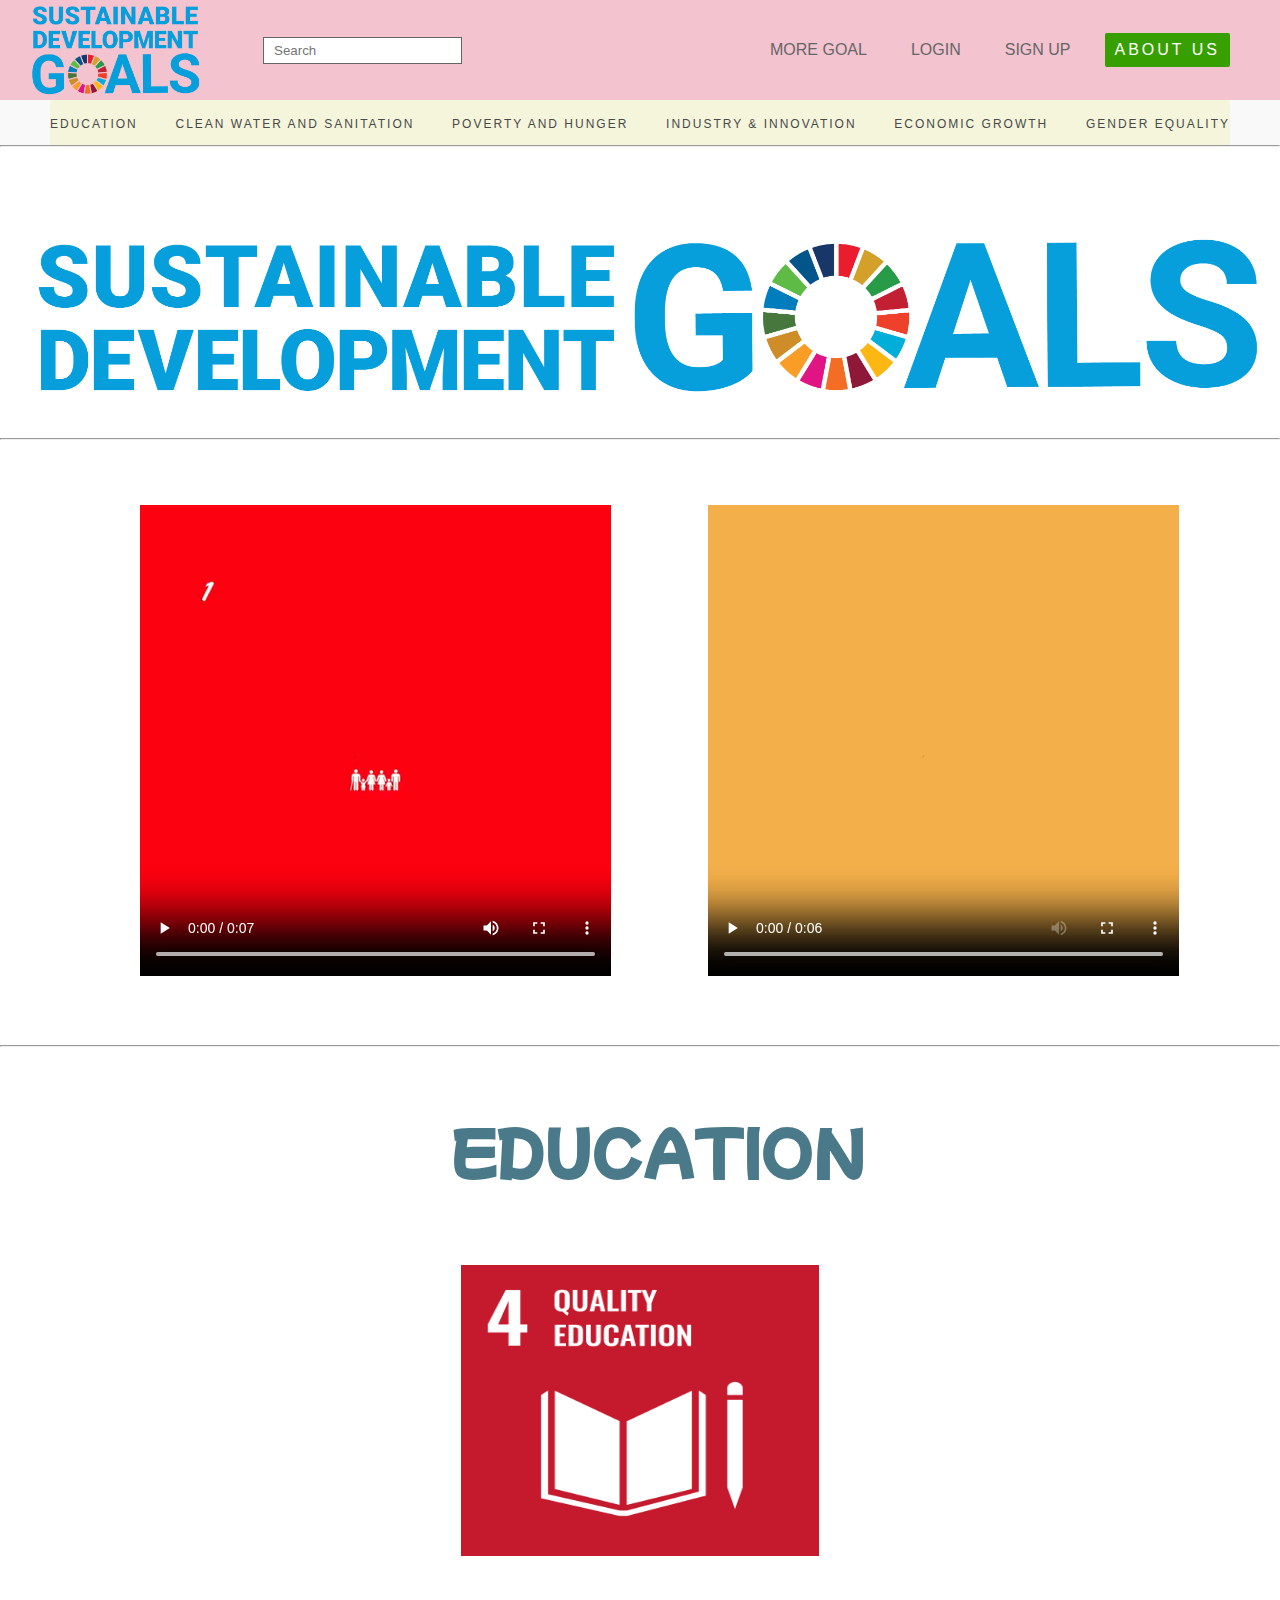
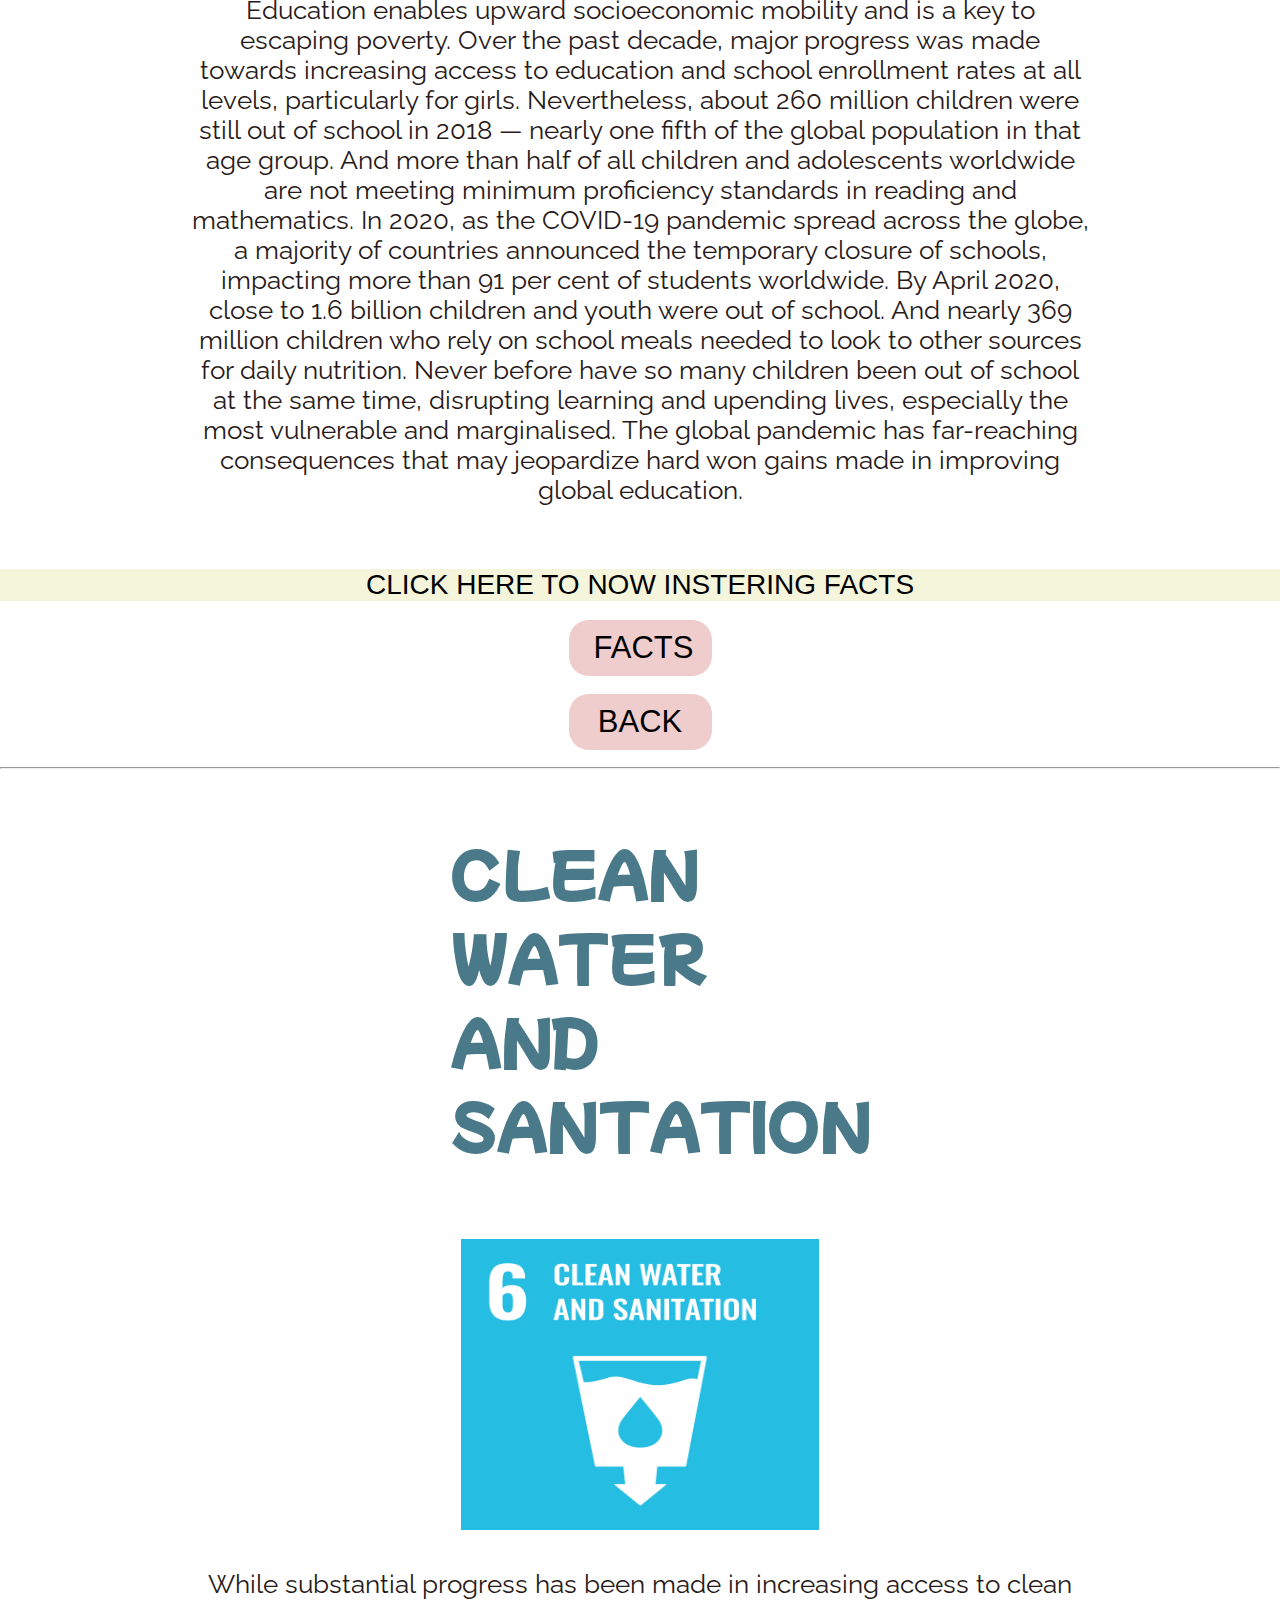
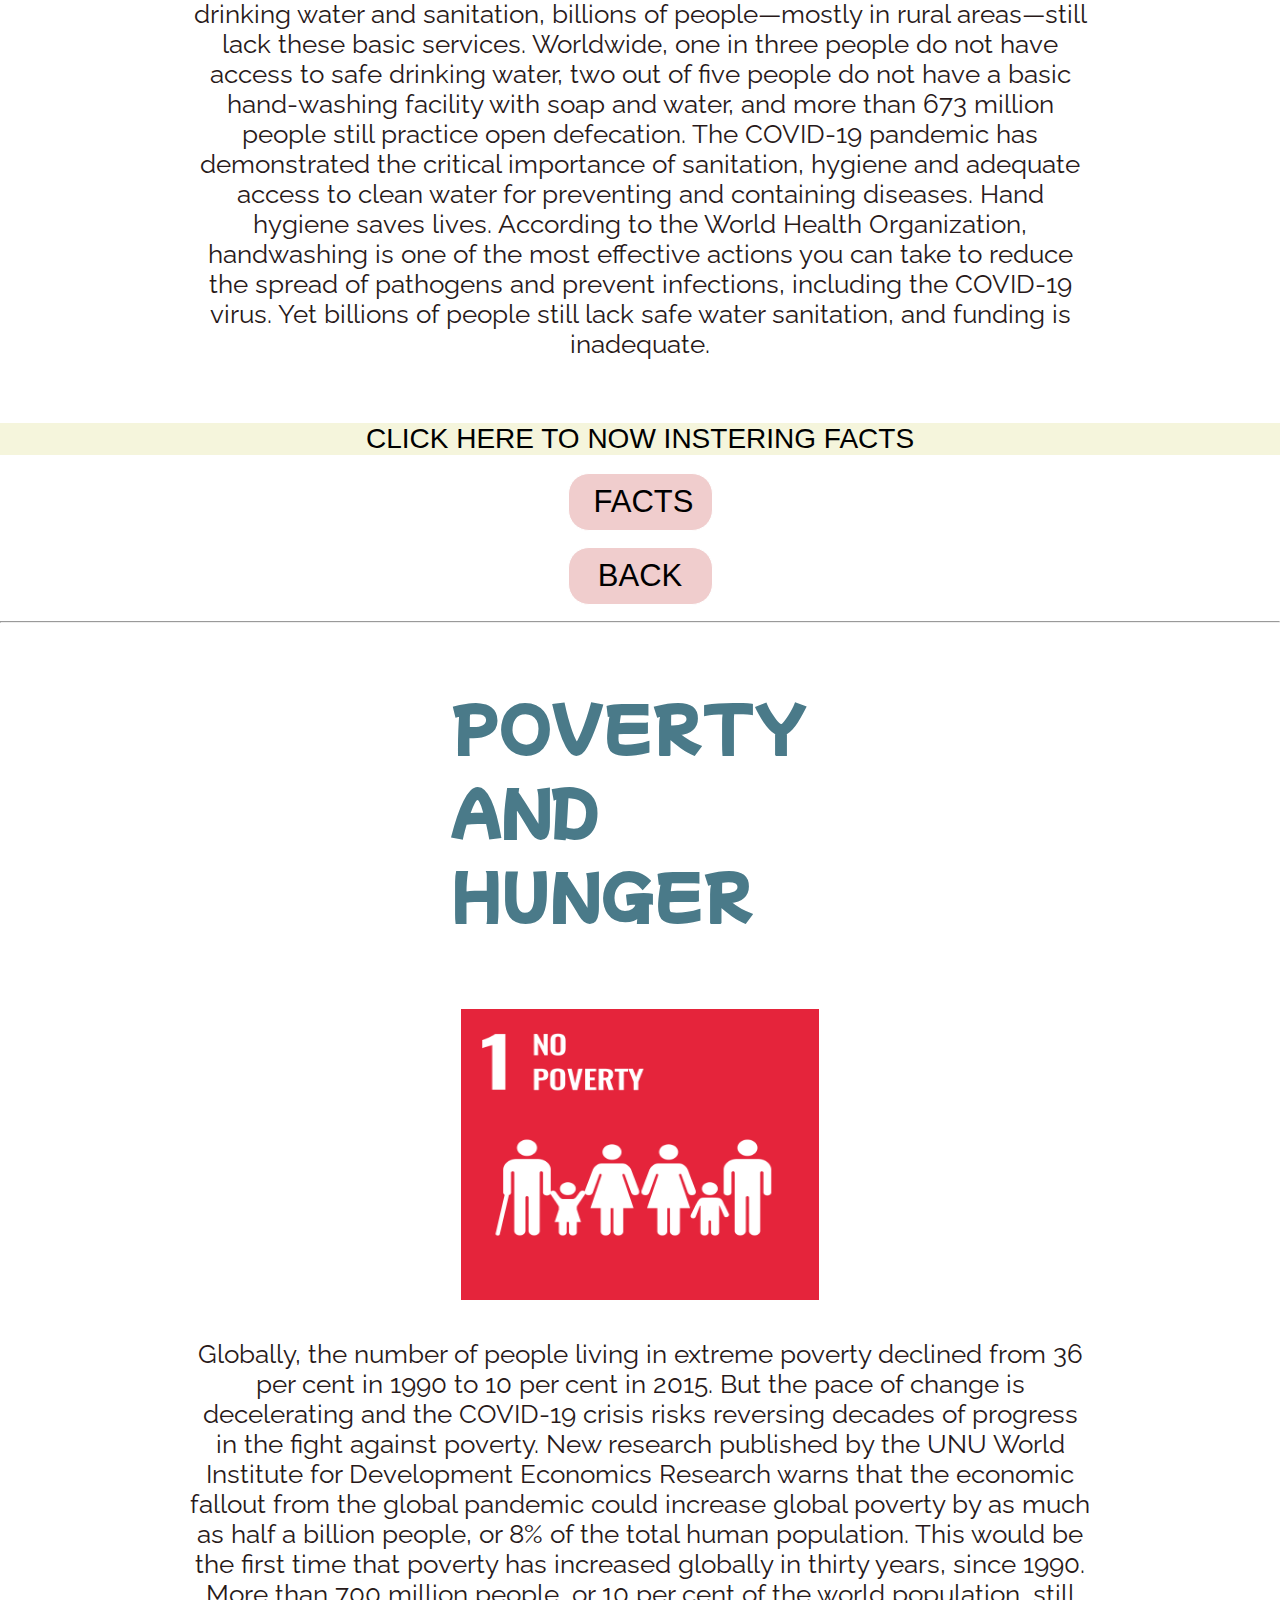
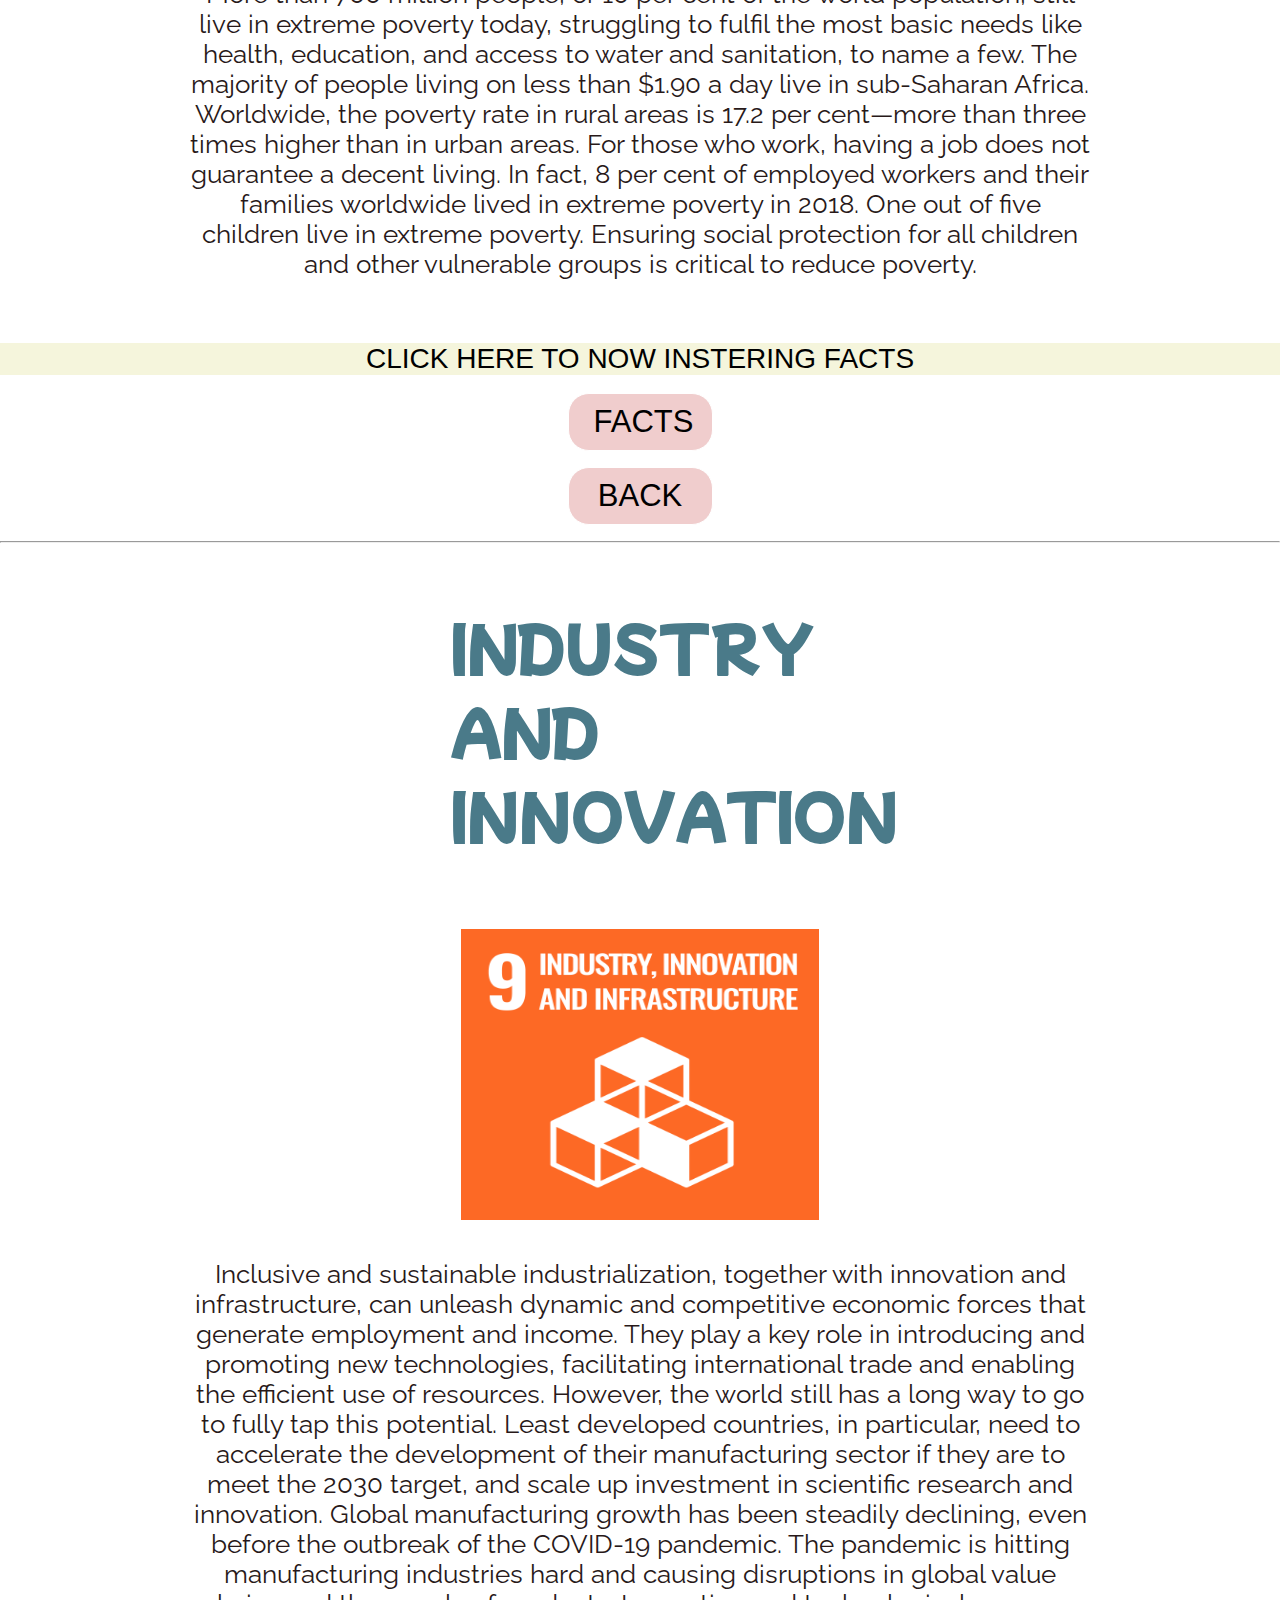
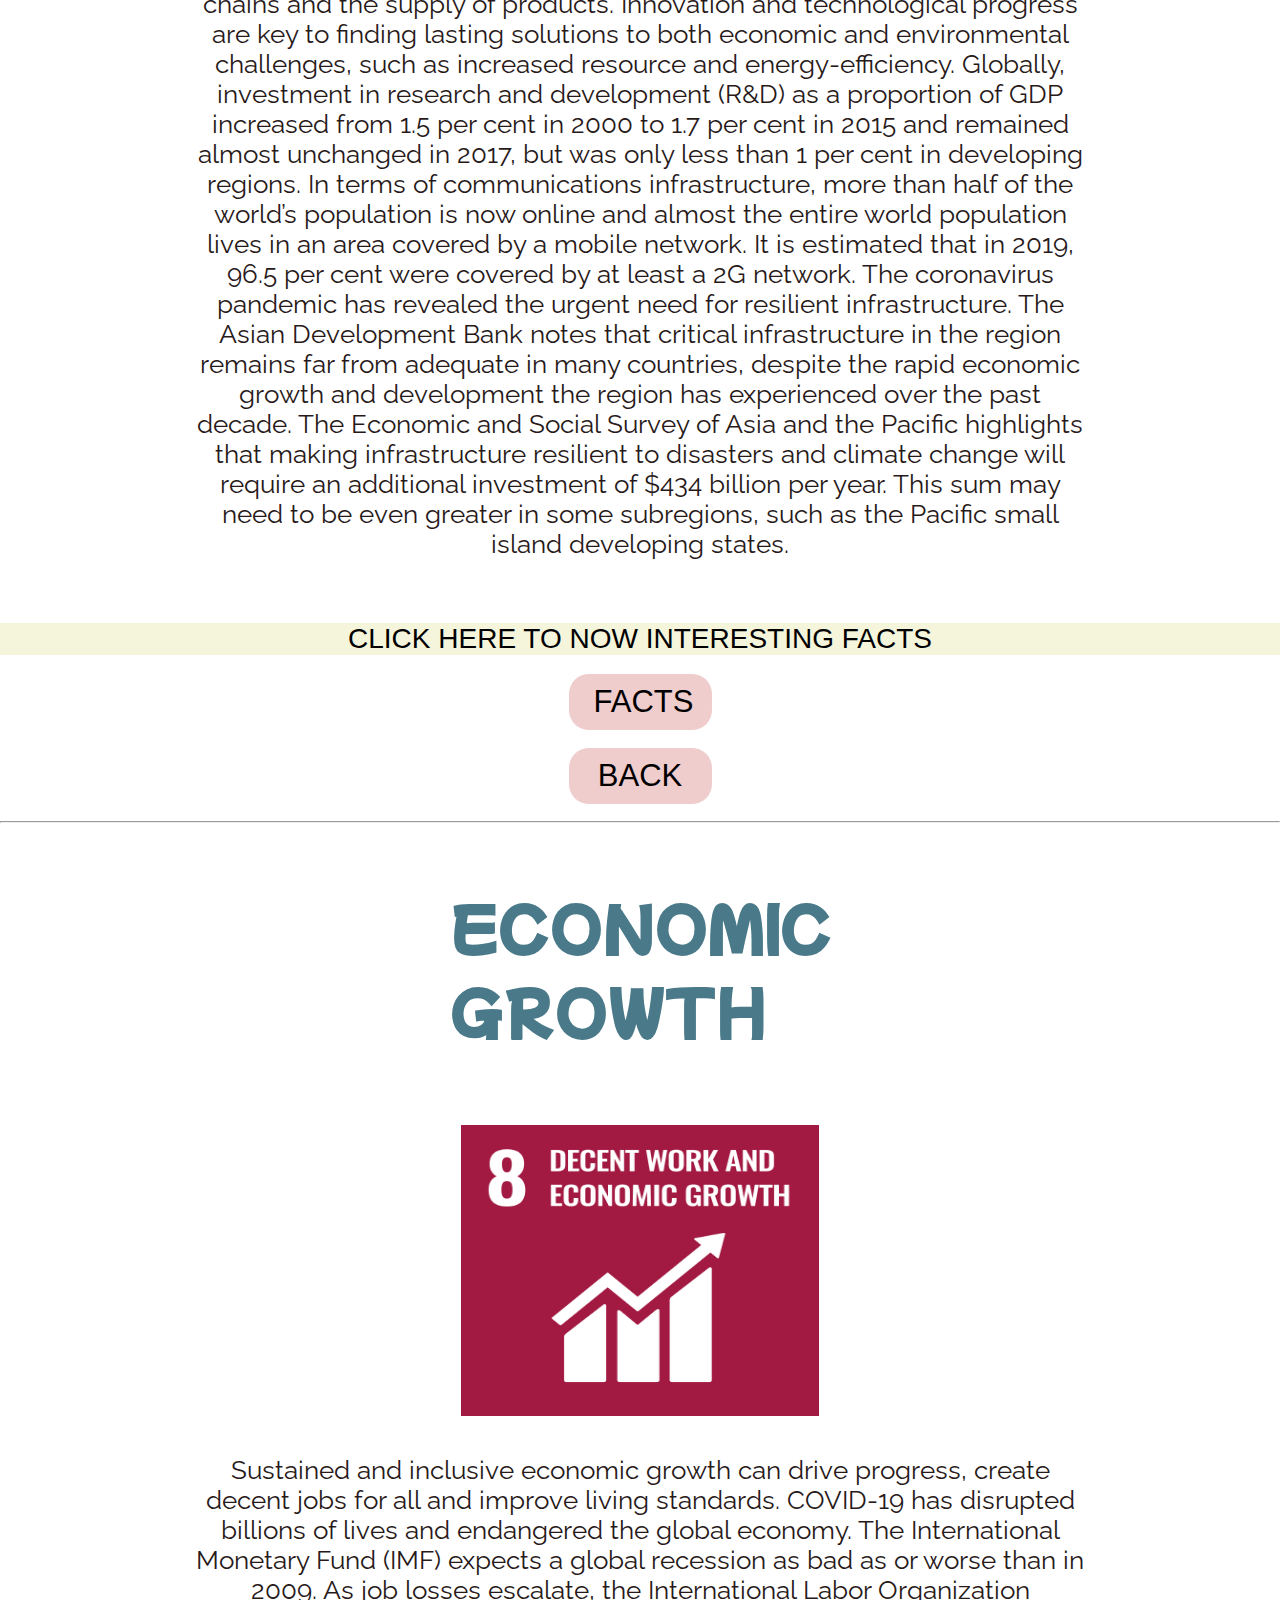
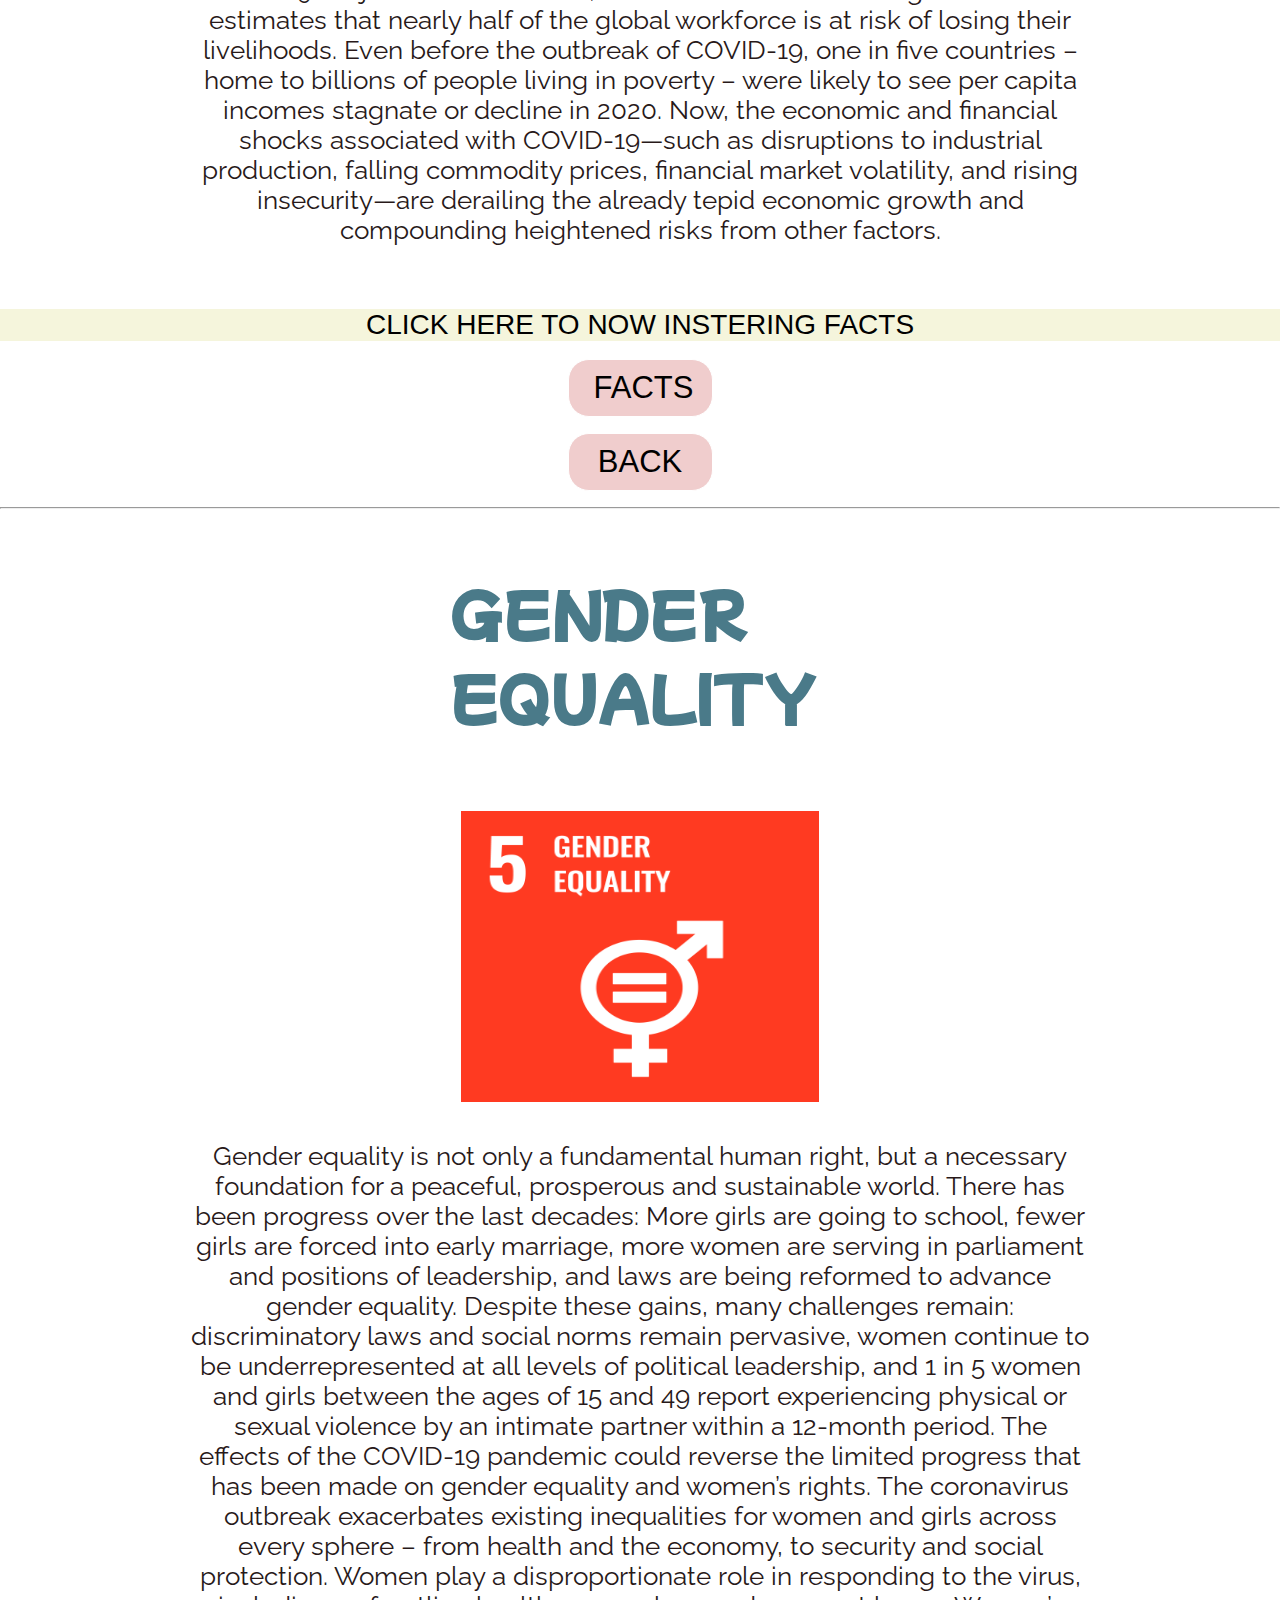
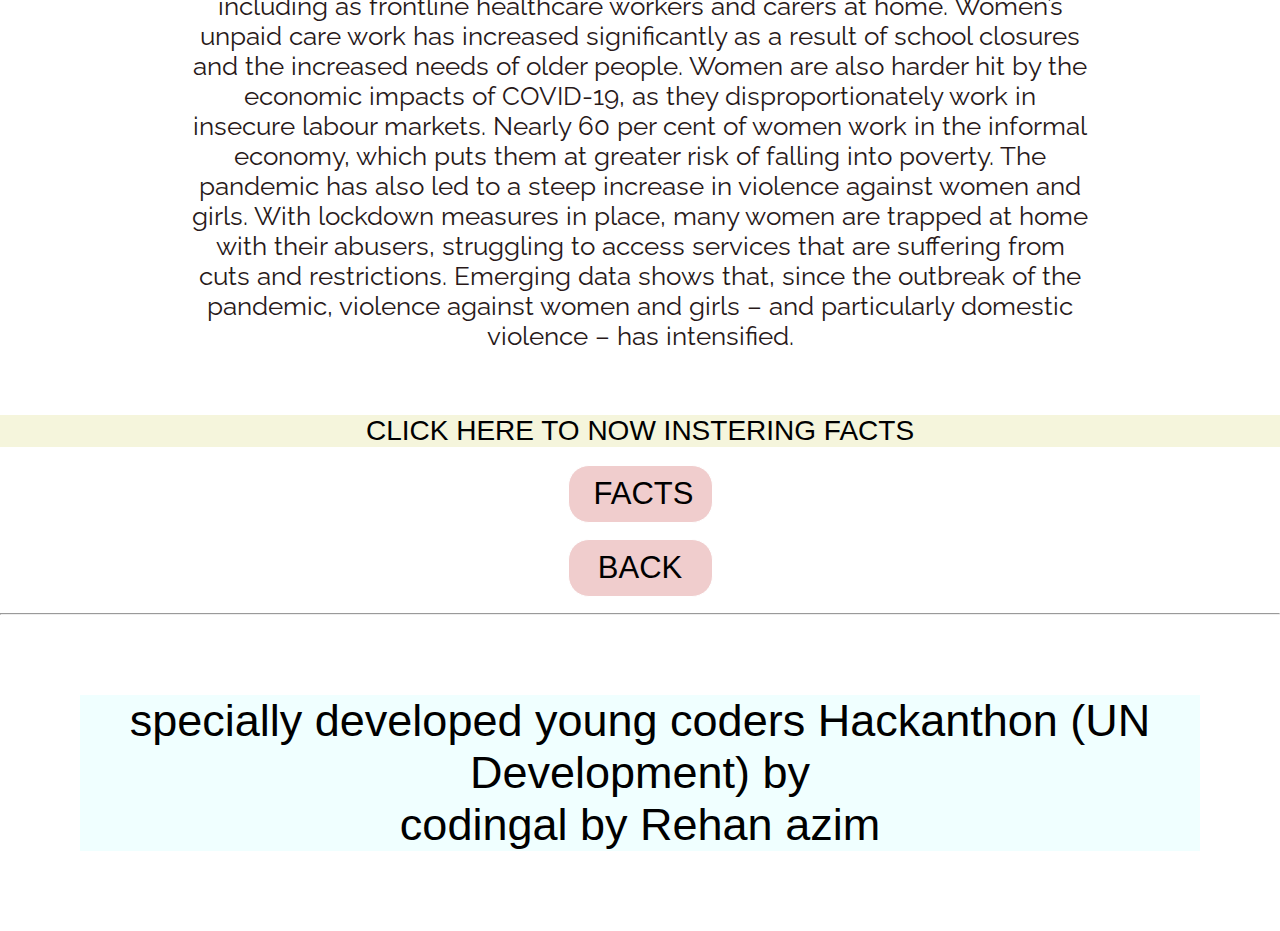
<file: code/index.html>
<!DOCTYPE html>
<html lang="en">
<head>
    <meta charset="UTF-8">
    <meta http-equiv="X-UA-Compatible" content="IE=edge">
    <meta name="viewport" content="width=device-width, initial-scale=1.0">
    <title> sustainable development goal India</title>
 <link rel="stylesheet" href="index.css">
 <!-- STYLE SHEET FONTS-->
 <link rel="preconnect" href="https://fonts.googleapis.com">
 <link rel="preconnect" href="https://fonts.gstatic.com" crossorigin>
 <link href="https://fonts.googleapis.com/css2?family=Bebas+Neue&display=swap" rel="stylesheet">
 <link href="https://fonts.googleapis.com/css2?family=Bebas+Neue&family=Mochiy+Pop+P+One&family=Open+Sans&display=swap" rel="stylesheet">
 <link href="https://fonts.googleapis.com/css2?family=Raleway&display=swap" rel="stylesheet">
</head>
<body>

<!--section id="realnav"-->
  
    

        <section id="Educations">

        </section>
        <div class="wrapper">
            <div class="multi_color_border"></div>
            <div class="top_nav">
                <div class="left">
                    <img src="../img/E_SDG_logo_without_UN_emblem_square_CMYK_Transparent.png" class="logo">
                   
                    <div class="search_bar">
                  <input type="text" placeholder="Search">
                </div>
          </div> 
          <div class="right">
              <ul>
              <li><a href="moregoal.html">MORE GOAL</a></li>
              <li><a href="sign.html">LOGIN</a></li>
              <li><a href="sign.html">SIGN UP</a></li>
              <li><a href="about.html">ABOUT US</a></li>
            </ul>
          </div>
        </div>
        <div class="bottom_nav">
            <!--Education  start from here -->
            <ul>
                <li><a href="#Education">Education</a></li>
                <li><a href="#Clean Water and Sanitation">Clean Water and Sanitation</a></li>
                <li><a href="#Poverty and Hunger">Poverty and Hunger</a></li>
            <li><a href="#Industry & Innovation">Industry & Innovation</a></li>
            <li><a href="#Economic Growth">Economic Growth</a></li>
            <li><a href="#Gender Equality">Gender Equality</a></li>
        
          </ul>
      </div>
      
      <div class="banner">
        
      </div>
    </div>

  
    <hr>
        <img src="../img/E_SDG_logo_without_UN_emblem_horizontal_CMYK_Transparent.png" class="imgun">
        <hr>
        <div class="ali">
            <video src="../video/ZsHxd8VXmk-8RGz4.mp4"  controls  class="ali"></video>
            
            <video src="../video/qpQoGCUad4-1MkqC.mp4"  controls class="ali"></video>
        </div>
<hr>

    <section id="Education">
    <h1 class="heading"> EDUCATION</h1>
    <img src="../img/E-WEB-Goal-04.png" class="center">
    <div id="paralifis">
        Education enables upward socioeconomic mobility and is a key to escaping poverty. Over the past decade, major progress was made towards increasing access to education and school enrollment rates at all levels, particularly for girls. Nevertheless, about 260 million children were still out of school in 2018 — nearly one fifth of the global population in that age group. And more than half of all children and adolescents worldwide are not meeting minimum proficiency standards in reading and mathematics. 

In 2020, as the COVID-19 pandemic spread across the globe, a majority of countries announced the temporary closure of schools, impacting more than 91 per cent of students worldwide. By April 2020, close to 1.6 billion children and youth were out of school. And nearly 369 million children who rely on school meals needed to look to other sources for daily nutrition. 


    Never before have so many children been out of school at the same time, disrupting learning and upending lives, especially the most vulnerable and marginalised. The global pandemic has far-reaching consequences that may jeopardize hard won gains made in improving global education.
    <br>
 
</div>
  <p class="news">CLICK HERE TO NOW INSTERING FACTS </p><BR>
<a href="edu.html" class="fact"  > 
        <button> FACTS</button>
    </a>

    </section>

    <a href="#Educations" class="fact" > 
        <button> BACK </button>
        </a>


<hr>
    <!--  Clean Water and Sanitation  tart from here-->
    <section id="Clean Water and Sanitation">
        <h1 class="heading"> CLEAN WATER AND SANTATION</h1>
        <img src="../img/E-WEB-Goal-06.png" class="center">
        <div id="paralifis"> 
            While substantial progress has been made in increasing access to clean drinking water and sanitation, billions of people—mostly in rural areas—still lack these basic services. Worldwide, one in three people do not have access to safe drinking water, two out of five people do not have a basic hand-washing facility with soap and water, and more than 673 million people still practice open defecation.

The COVID-19 pandemic has demonstrated the critical importance of sanitation, hygiene and adequate access to clean water for preventing and containing diseases. Hand hygiene saves lives. According to the World Health Organization, handwashing is one of the most effective actions you can take to reduce the spread of pathogens and prevent infections, including the COVID-19 virus. Yet billions of people still lack safe water sanitation, and funding is inadequate.
        </div>
        <p class="news">CLICK HERE TO NOW INSTERING FACTS </p><BR>
        <a href="water.html" class="fact"> 
            <button> FACTS</button>
        </a>
    </section>
    <a href="#Educations" class="fact" > 
        <button> BACK </button>
        </a>


    <hr>
    <!--  Poverty and Hunger  tart from here-->
    <section id="Poverty and Hunger">
        <h1 class="heading"> POVERTY AND HUNGER</h1>
        <img src="../img/E-WEB-Goal-01.png" class="center">
        <div id="paralifis"> 
            Globally, the number of people living in extreme poverty declined from 36 per cent in 1990 to 10 per cent in 2015. But the pace of change is decelerating and the COVID-19 crisis risks reversing decades of progress in the fight against poverty. New research published by the UNU World Institute for Development Economics Research warns that the economic fallout from the global pandemic could increase global poverty by as much as half a billion people, or 8% of the total human population. This would be the first time that poverty has increased globally in thirty years, since 1990.

More than 700 million people, or 10 per cent of the world population, still live in extreme poverty today, struggling to fulfil the most basic needs like health, education, and access to water and sanitation, to name a few. The majority of people living on less than $1.90 a day live in sub-Saharan Africa. Worldwide, the poverty rate in rural areas is 17.2 per cent—more than three times higher than in urban areas. 

For those who work, having a job does not guarantee a decent living. In fact, 8 per cent of employed workers and their families worldwide lived in extreme poverty in 2018. One out of five children live in extreme poverty. Ensuring social protection for all children and other vulnerable groups is critical to reduce poverty.
        </div>
        <p class="news">CLICK HERE TO NOW INSTERING FACTS </p><BR>
        <a href="poverty.html" class="fact"> 
            <button> FACTS</button>
        </a>
    </section>
    <a href="#Educations" class="fact" > 
        <button> BACK </button>
        </a>


    <hr>
    <!--  Industry & Innovation  tart from here-->
    <section id="Industry & Innovation"> 
        <h1 class="heading"> INDUSTRY AND INNOVATION</h1>
        <img src="../img/E-WEB-Goal-09.png" class="center">
        <div id="paralifis">
            Inclusive and sustainable industrialization, together with innovation and infrastructure, can unleash dynamic and competitive economic forces that generate employment and income. They play a key role in introducing and promoting new technologies, facilitating international trade and enabling the efficient use of resources. 

However, the world still has a long way to go to fully tap this potential. Least developed countries, in particular, need to accelerate the development of their manufacturing sector if they are to meet the 2030 target, and scale up investment in scientific research and innovation. 

Global manufacturing growth has been steadily declining, even before the outbreak of the COVID-19 pandemic. The pandemic is hitting manufacturing industries hard and causing disruptions in global value chains and the supply of products. 

Innovation and technological progress are key to finding lasting solutions to both economic and environmental challenges, such as increased resource and energy-efficiency. Globally, investment in research and development (R&D) as a proportion of GDP increased from 1.5 per cent in 2000 to 1.7 per cent in 2015 and remained almost unchanged in 2017, but was only less than 1 per cent  in developing regions.

In terms of communications infrastructure, more than half of the world’s population is now online and almost the entire world population lives in an area covered by a mobile network. It is estimated that in 2019, 96.5 per cent were covered by at least a 2G network.     

The coronavirus pandemic has revealed the urgent need for resilient infrastructure. The Asian Development Bank notes that critical infrastructure in the region remains far from adequate in many countries, despite the rapid economic growth and development the region has experienced over the past decade. The Economic and Social Survey of Asia and the Pacific highlights that making infrastructure resilient to disasters and climate change will require an additional investment of $434 billion per year. This sum may need to be even greater in some subregions, such as the Pacific small island developing states. 
        </div>
        <p class="news">CLICK HERE TO NOW INTERESTING FACTS </p><BR>
        <a href="indu.html" class="fact"> 
            <button> FACTS</button>
        </a>
    </section>
    <a href="#Educations" class="fact" > 
        <button> BACK </button>
        </a>


    <hr>
    <!--  Economic Growth tart from here -->
    <section id="Economic Growth"> 
        <h1 class="heading">ECONOMIC GROWTH</h1>
        <img src="../img/E-WEB-Goal-08.png" class="center">
        <div id="paralifis">
            Sustained and inclusive economic growth can drive progress, create decent jobs for all and improve living standards. 

COVID-19 has disrupted billions of lives and endangered the global economy. The International Monetary Fund (IMF) expects a global recession as bad as or worse than in 2009. As job losses escalate, the International Labor Organization estimates that nearly half of the global workforce is at risk of losing their livelihoods.

Even before the outbreak of COVID-19, one in five countries – home to billions of people living in poverty – were likely to see per capita incomes stagnate or decline in 2020. Now, the economic and financial shocks associated with COVID-19—such as disruptions to industrial production, falling commodity prices, financial market volatility, and rising insecurity—are derailing the already tepid economic growth and compounding heightened risks from other factors.  
        </div>
        <p class="news">CLICK HERE TO NOW INSTERING FACTS </p><BR>
        <a href="econ.html" class="fact"> 
            <button> FACTS</button>
        </a>
        
    </section>
    <a href="#Educations" class="fact" > 
        <button> BACK </button>
        </a>

    <hr>
    <!-- Gender Equality  tart from here-->
    <section id="Gender Equality">
        <h1 class="heading"> GENDER EQUALITY</h1>
        <img src="../img/E-WEB-Goal-05.png" class="center">
        <div id="paralifis"> 
            Gender equality is not only a fundamental human right, but a necessary foundation for a peaceful, prosperous and sustainable world. 

There has been progress over the last decades: More girls are going to school, fewer girls are forced into early marriage, more women are serving in parliament and positions of leadership, and laws are being reformed to advance gender equality. 

Despite these gains, many challenges remain: discriminatory laws and social norms remain pervasive, women continue to be underrepresented at all levels of political leadership, and 1 in 5 women and girls between the ages of 15 and 49 report experiencing physical or sexual violence by an intimate partner within a 12-month period.

The effects of the COVID-19 pandemic could reverse the limited progress that has been made on gender equality and women’s rights.  The coronavirus outbreak exacerbates existing inequalities for women and girls across every sphere – from health and the economy, to security and social protection. 

Women play a disproportionate role in responding to the virus, including as frontline healthcare workers and carers at home. Women’s unpaid care work has increased significantly as a result of school closures and the increased needs of older people. Women are also harder hit by the economic impacts of COVID-19, as they disproportionately work in insecure labour markets. Nearly 60 per cent of women work in the informal economy, which puts them at greater risk of falling into poverty. 

The pandemic has also led to a steep increase in violence against women and girls. With lockdown measures in place, many women are trapped at home with their abusers, struggling to access services that are suffering from cuts and restrictions. Emerging data shows that, since the outbreak of the pandemic, violence against women and girls – and particularly domestic violence – has intensified.
        </div>
        <p class="news">CLICK HERE TO NOW INSTERING FACTS </p><BR>
        <a href="gender.html" class="fact" CLICK HERE TO NOW INSTERING FACTS> 
            <button> FACTS</button>
            </a>
        
    </section>

<a href="#Educations" class="fact" > 
    <button> BACK </button>
    </a>

</div>
<hr>
<div class="thanks">specially developed young coders Hackanthon  (UN Development) by <br>
    codingal by Rehan azim</div>
</body>
</html>
</file>
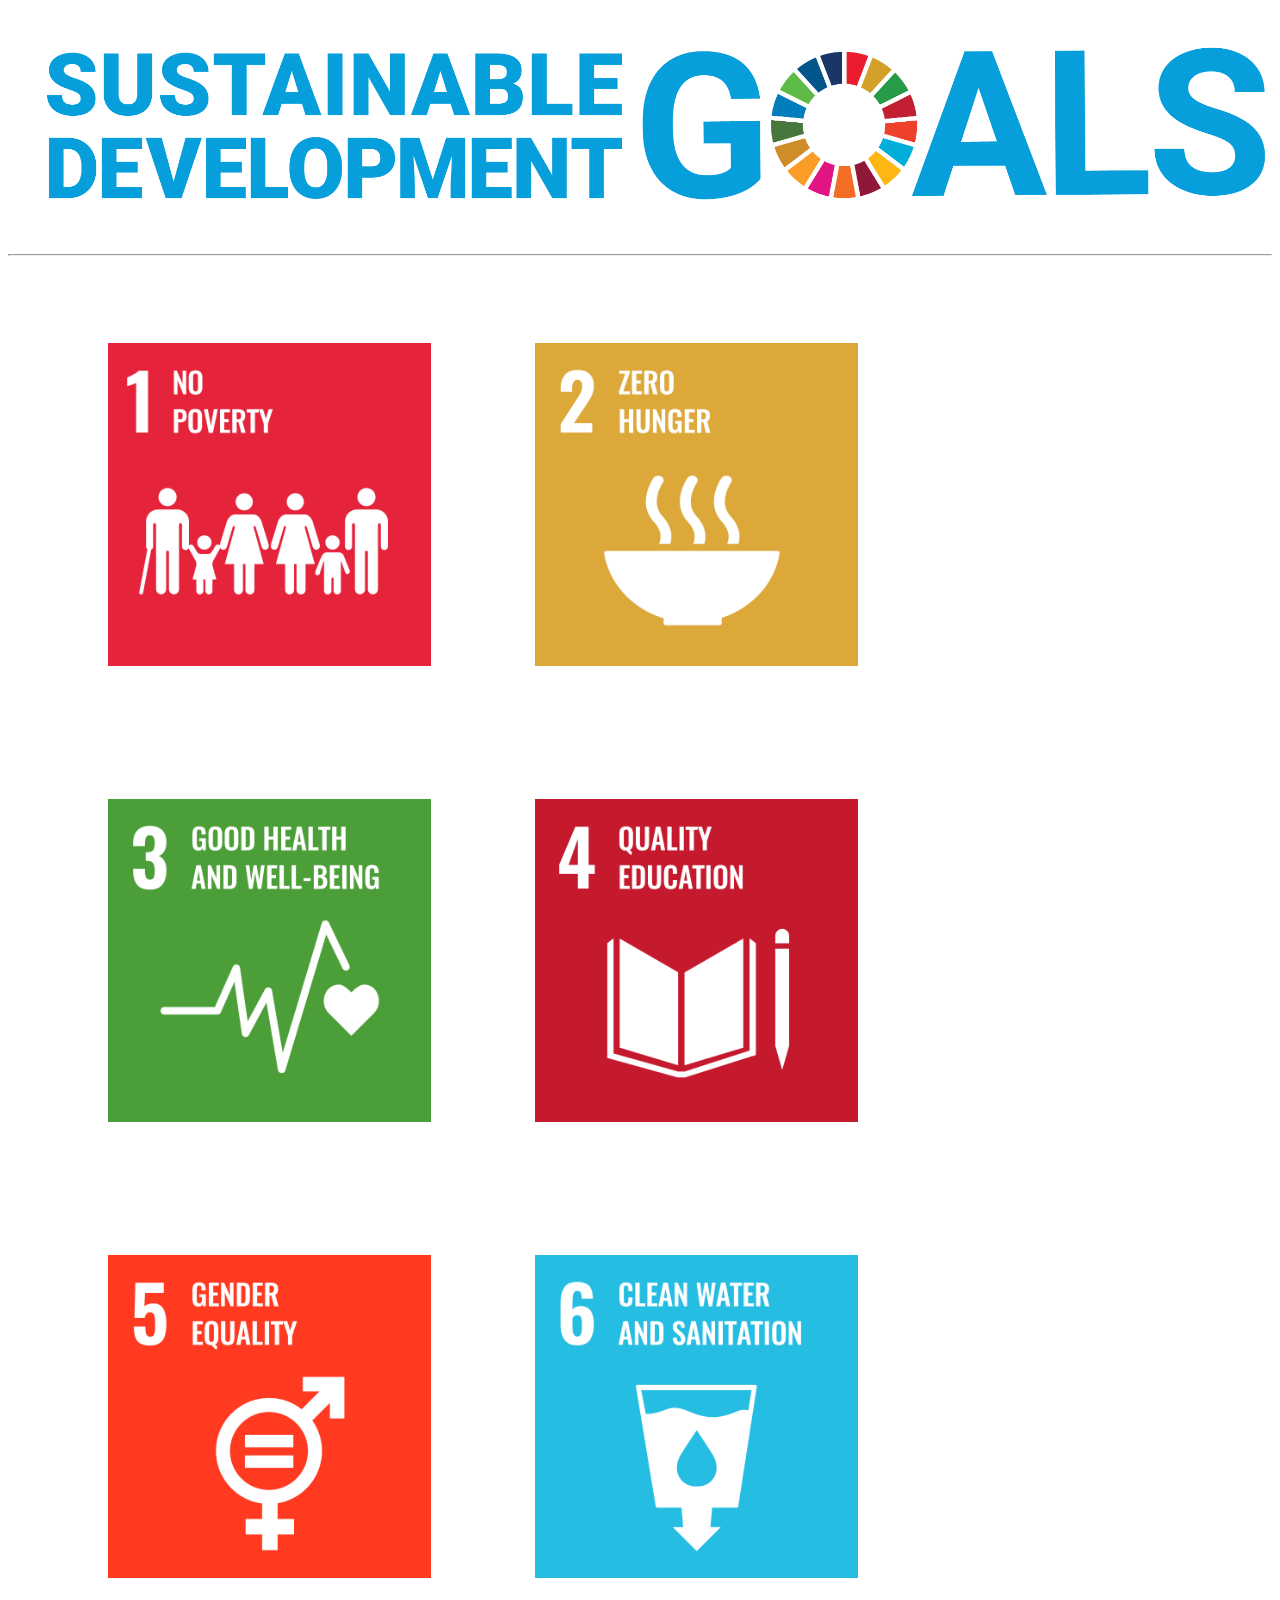
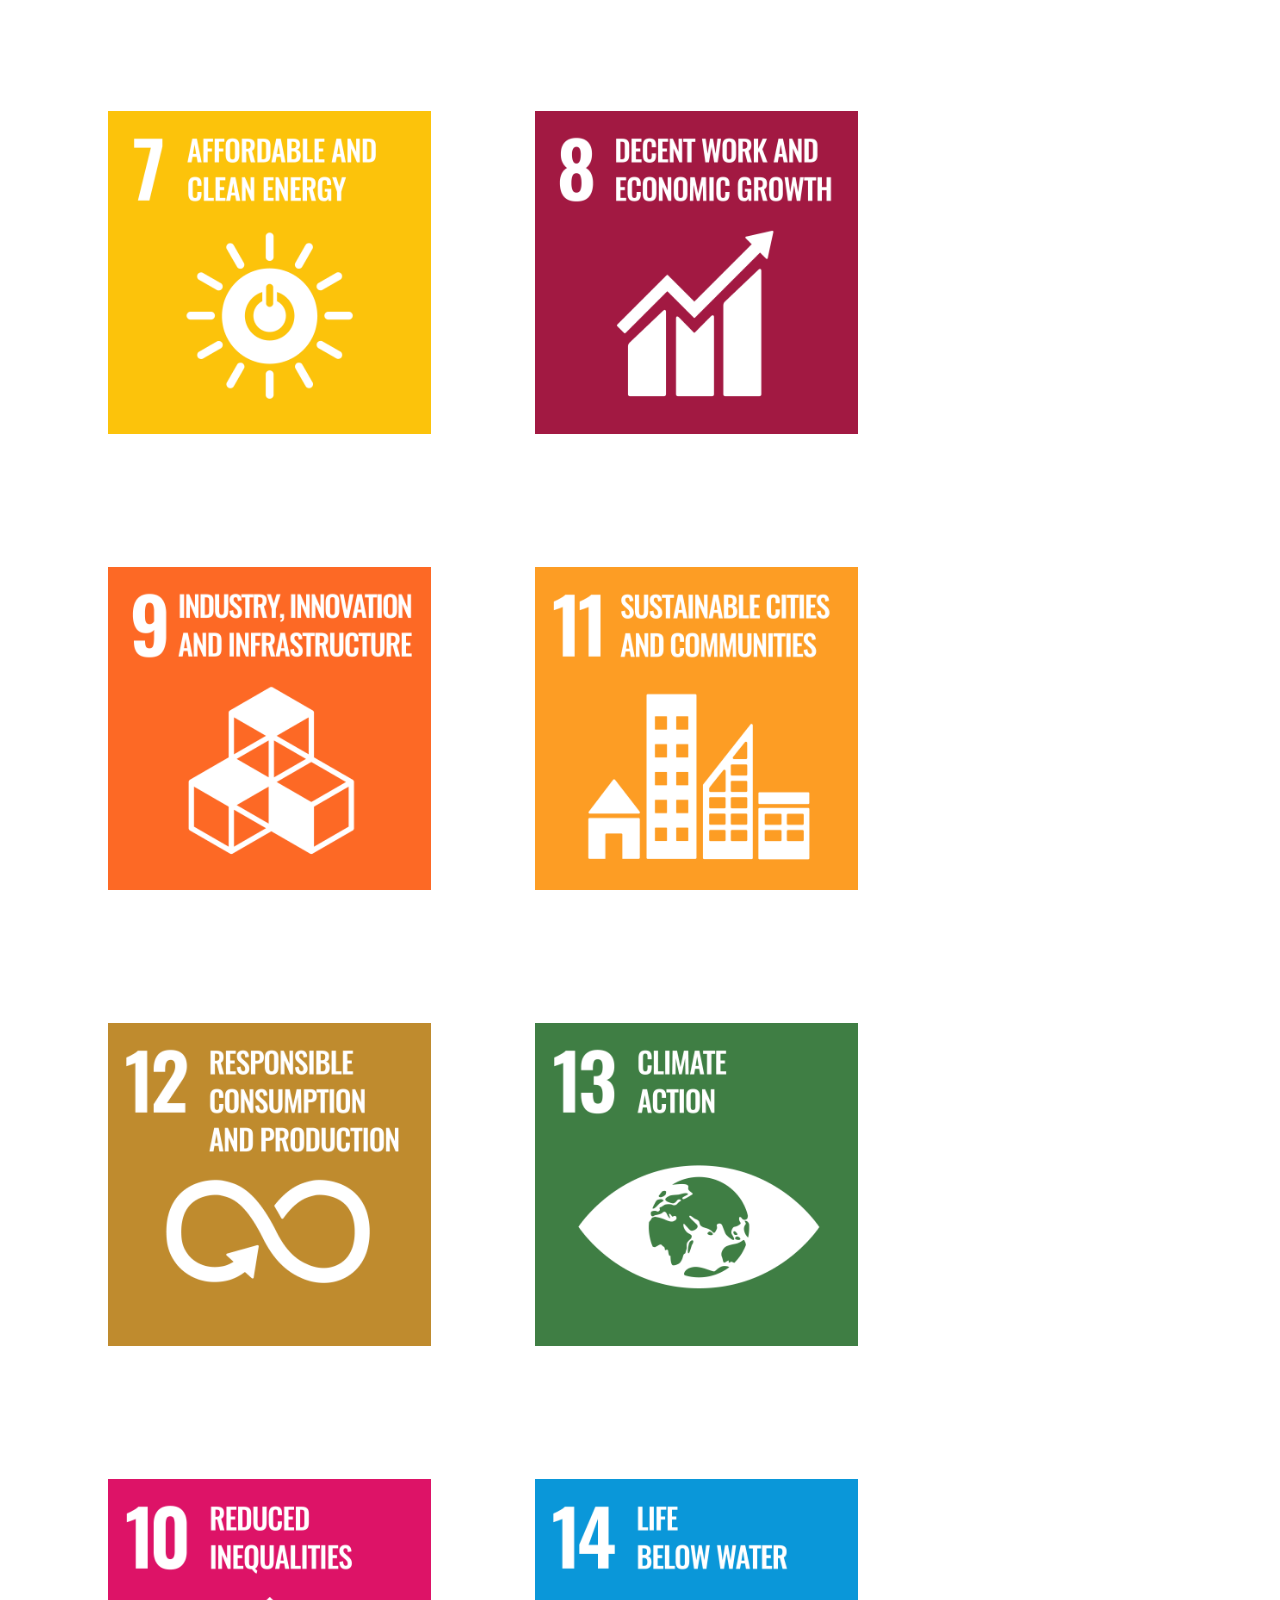
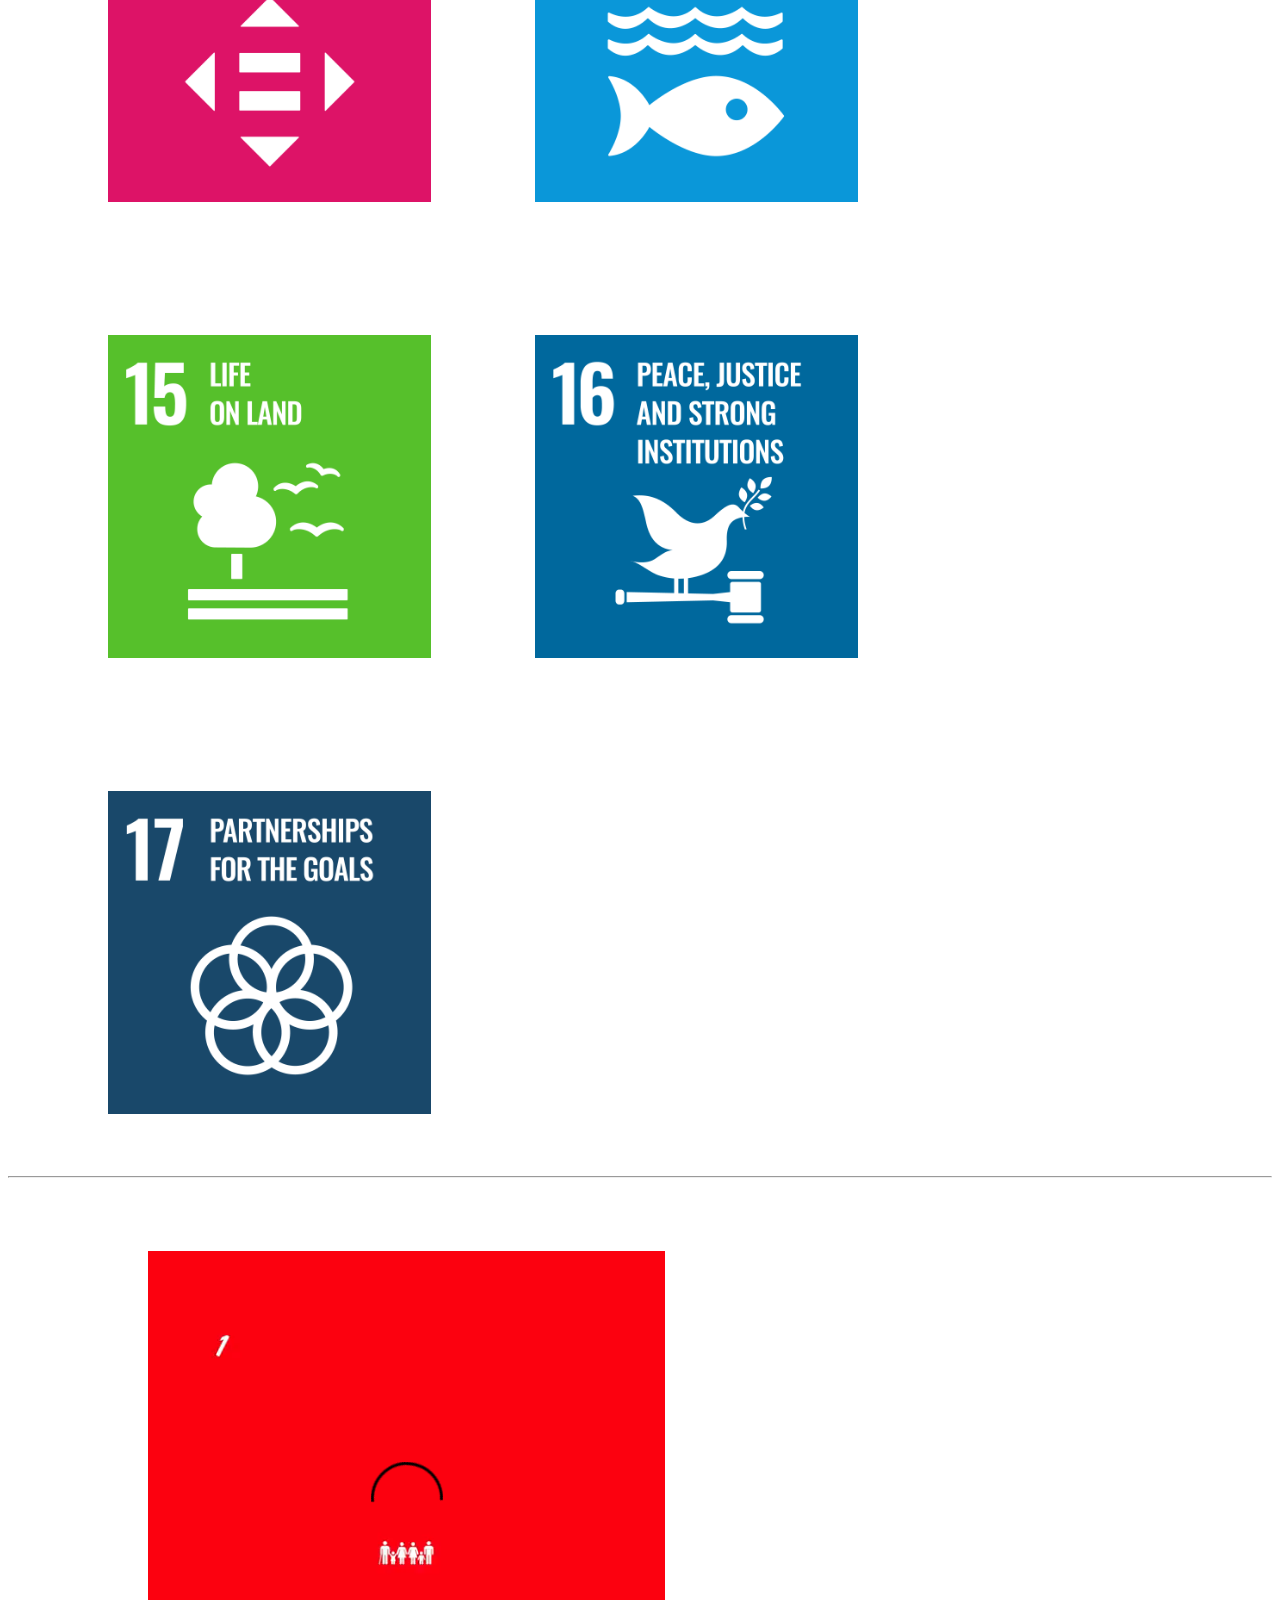
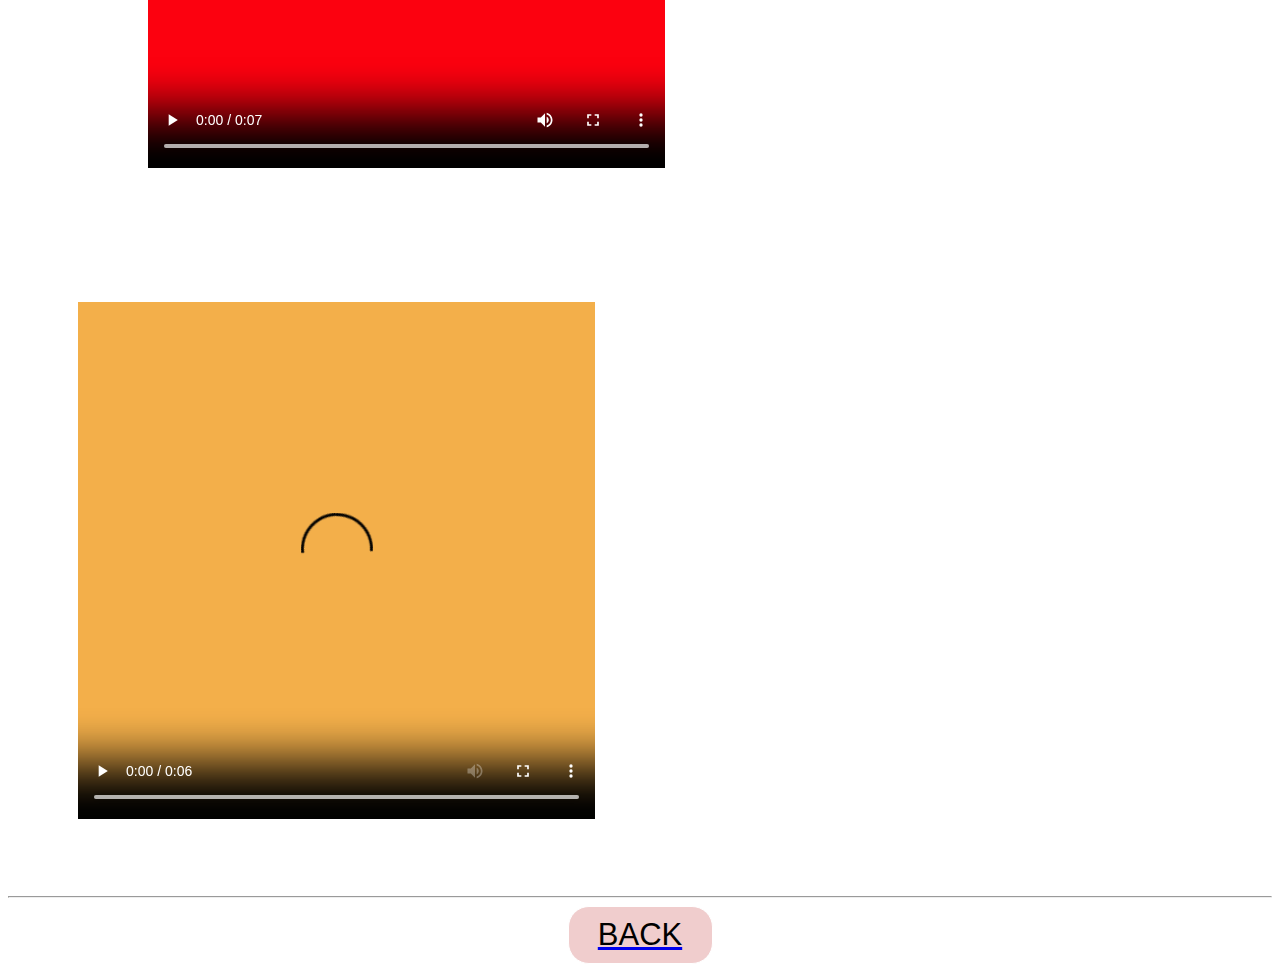
<file: code/moregoal.html>
<!DOCTYPE html>
<html lang="en">
<head>
    <meta charset="UTF-8">
    <meta http-equiv="X-UA-Compatible" content="IE=edge">
    <meta name="viewport" content="width=device-width, initial-scale=1.0">
    <title>more on goals</title>
    <style>

.goal img {
    display: inline;
    width: 323px;
    margin-left: 100px;
    margin-bottom: 50px;
    margin-top: 79px;
}

        button{
    padding: 10px 25px;
    background: #e19c9c82;
    border: 1px solid #fff;
    border-radius: 21px;
    outline: none;
    cursor: pointer;
    width: 145px;
    display: block;
    
    margin: auto;
    font-size: 31px;
    margin-bottom: 16px;
        }
        .imgun{
 
            width: 1300px;
    display: block;
    margin: auto;
    margin-top: 3px;
}
.ali{
  width: 517px;
  padding: 23px;
  display: inline;
  margin: auto;
  margin-left: 47px;
  margin-top: 42px;
  margin-bottom: 42px;
}
    </style>
</head>
<body>

   
    <img src="../img/E_SDG_logo_without_UN_emblem_horizontal_CMYK_Transparent.png" class="imgun">
<hr>
    <div class="goal">
  <img src="../img/E-WEB-Goal-01.png">
  <img src="../img/E-WEB-Goal-02.png">
   <img src="../img/E-WEB-Goal-03.png">
   <img src="../img/E-WEB-Goal-04.png">
   <img src="../img/E-WEB-Goal-05.png">
   <img src="../img/E-WEB-Goal-06.png">
   <img src="../img/E-WEB-Goal-07.png">
   <img src="../img/E-WEB-Goal-08.png">
   <img src="../img/E-WEB-Goal-09.png">
   <img src="../img/E-WEB-Goal-11.png">
   <img src="../img/E-WEB-Goal-12.png">
   <img src="../img/E-WEB-Goal-13.png">
   <img src="../img/E-WEB-Goal-10.png">
   <img src="../img/E-WEB-Goal-14.png">
   <img src="../img/E-WEB-Goal-15.png">
   <img src="../img/E-WEB-Goal-16.png">
   <img src="../img/E-WEB-Goal-17.png">
   
    </div>
    <hr>
    <div class="ali">
        <video src="../video/ZsHxd8VXmk-8RGz4.mp4"  controls  class="ali"></video>
        
        <video src="../video/qpQoGCUad4-1MkqC.mp4"  controls class="ali"></video>
    </div>
    <hr>
    <a href="index.html" class="fact" > 
        <button> BACK </button>
        </a>
</body>
</html>
</file>
<file: code/index.css>
*{ 
     padding: 0%;
     margin: 0%;
     text-decoration: none;
     list-style: none;
     box-sizing: border-box;
 }

 body{
     
 }

 nav{
     background:#d6d3e3;
     font-family: -apple-system, BlinkMacSystemFont, 'Segoe UI', Roboto, Oxygen, Ubuntu, Cantarell, 'Open Sans', 'Helvetica Neue', sans-serif;
     height: 80px;
     width: 100%;
 }



 .logo{
    width: 182px;
    margin-left: -25px;;

 }


 nav ul{
     float: right;
     margin-right: 20px;
 }

 nav ul li{
     display: inline-block;
     line-height: 80px;
     margin: 0 14px;
 }

 nav ul li a{
     color: white;
     font-size: 17px;
     text-decoration: uppercase;
     
     border-radius: 3px;
 }

 .active , a:hover{
    background: #b39aa1;
     transition: .5s;
 }

 
.center{
    display: block;
    margin-left: auto;
    margin-right: auto;
    width: 28%;
    height: 291px;
    MARGIN-BLOCK: 32PX;
}

.heading{
    font-size: 58px;
    padding: 41px;
  
    display: block;
    margin-left: auto;
    margin-right: auto;
    width: 36%;
    font-family: 'Mochiy Pop P One', sans-serif;
    color: #4a7a89;
    margin: 20px auto;
    text-decoration: uppercase;
}

html{
    scroll-behavior: smooth;
}

#paralifi ,#paralifis{
    font-size: 26px;
   
    width: 900px;
    text-align: center;
    font-family: 'Raleway', sans-serif;
    margin: 39px auto;
    color: #281919;
}

.news{
    margin-top: 64px;
    font-size: 28px;
    background-color: beige;
    text-align: center;
}

button{
    padding: 10px 25px;
    background: #e19c9c82;
    border: 1px solid #fff;
    border-radius: 21px;
    outline: none;
    cursor: pointer;
    width: 145px;
    display: block;
  
    margin: auto;
    font-size: 31px;
    margin-bottom: 16px;
}


/* new double nav start from here*/

@import url("https://fonts.googleapis.com/css?family=Josefin+Sans|Mountains+of+Christmas&display=swap");

* {
  margin: 0;
  padding: 0;
  box-sizing: border-box;
  list-style: none;
  text-decoration: none;
  font-family: "Josefin Sans", sans-serif;
}

.wrapper .multi_color_border{
  width: 100%;
  height: 5px;
  background: linear-gradient(to right, #37a000 0% , #37a000 25%, #494949 25%, #494949 50%, #37a000 50%, #37a000 75%, #494949 75%, #494949 100%);
}

.wrapper .top_nav{
    margin-top: -5px;
    width: 100%;
    height: 100px;
    background: #f3c3d0;
    padding: 0 50px;
    display: flex;
    justify-content: space-between;
    align-items: center;
}

.wrapper .top_nav .left{
  display: flex;
  align-items: center;
}

.wrapper .top_nav .left .logo p{
  font-size: 24px;
  font-weight: bold;
  color: #494949;
  font-family: "Mountains of Christmas", cursive;
  margin-right: 25px;
}

.wrapper .top_nav .left .logo p span{
  color: #37a000;
  font-family: "Mountains of Christmas", cursive;
}

.wrapper .top_nav .left .search_bar input[type="text"]{
 
    border: 1px solid #666666;
    padding: 5px 10px;
    outline: none;
    transition: all 0.5s linear;
    margin-left: 56px;

}

.wrapper .top_nav .left .search_bar input[type="text"]:focus{
  width: 250px;
}

.wrapper .top_nav .right ul{
  display: flex;
}

.wrapper .top_nav .right ul li{
  margin: 0 12px;
}

.wrapper .top_nav .right ul li:last-child{
  background:  #37a000;
  margin-right: 0;
  border-radius: 2px;
  text-transform: uppercase;
  letter-spacing: 3px;
}

.wrapper .top_nav .right ul li:hover:last-child{
  background: #494949;
}

.wrapper .top_nav .right ul li a{
  display: block;
  padding: 8px 10px;
  color: #666666;
}

.wrapper .top_nav .right ul li:last-child a{
   color: #fff;
}

.wrapper .bottom_nav{
  width: 100%;
  background: #f9f9f9;
  height: 45px;
  padding: 0 50px;
}

.wrapper .bottom_nav ul{
  width: 100%;
  height: 45px;
  display: flex;
  justify-content: space-between;
  align-items: center;
  background-color: beige;
}

.wrapper .bottom_nav ul li a{
  color: #494949;
  letter-spacing: 2px;
  text-transform: uppercase;
  font-size: 12px;
}

.wrapper .banner img{
  width: 100%;
  height: 400px;
}

.imgun{
 
  width: 1300px;
  display: block;
  margin: auto;
  margin-top: 53px;
}

.ali{
  width: 517px;
  padding: 23px;
  display: inline;
  margin: auto;
  margin-left: 47px;
  margin-top: 42px;
  margin-bottom: 42px;
}
 

.thanks{
  font-size: 45px;
  text-align: center;
  margin: 5rem;
  background-color: azure;
  }
</file>
